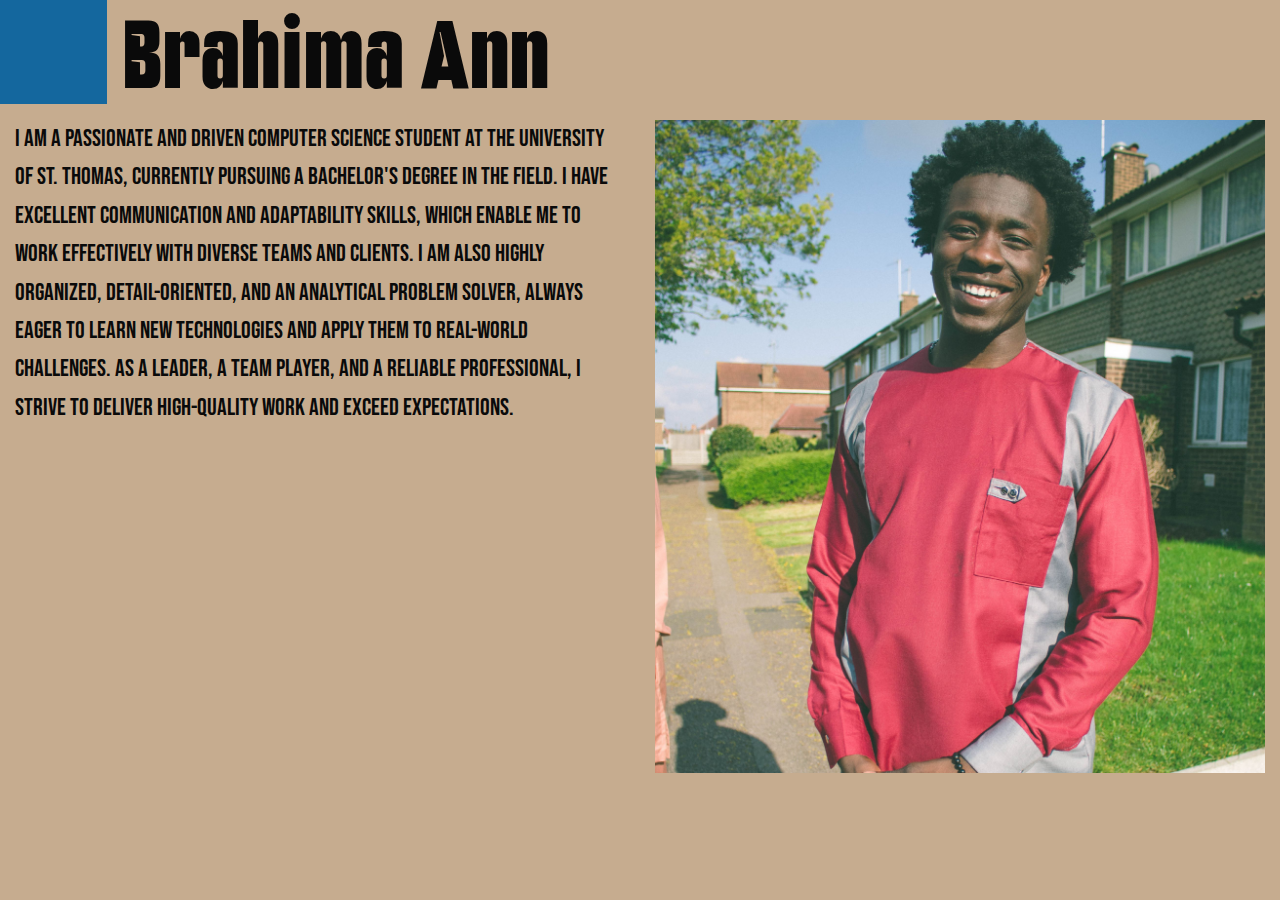
<file: index.html>
<!DOCTYPE html>
<html>

<head>
    <meta charset="utf-8">
    <meta name="viewport" content="width=device-width, initial-scale=1.0">
    <title>Brahima Ann</title>
    <link rel="stylesheet" href="css/foundation.css">
    <link rel="stylesheet" href="css/styles.css">
</head>

<body>
    <div class="off-canvas-wrapper">


        <div class="off-canvas position-left navbar" id="offCanvas" data-off-canvas>
            <ul class="vertical menu">
                <li><a href="./index.html">Home</a></li>
                <li><a href="./projects.html">Project</a></li>
                <li><a href="./resume.html">Resume</a></li>
                <li><a href="./fun.html">Fun Stuff</a></li>
                <!-- Add more menu items as needed -->
            </ul>

        </div>
        <div class="grid-x grid-padding-x header">
            <button type="button" class="cell small-1 button" data-toggle="offCanvas"></button>
            <H1 class=" cell small-11">Brahima Ann</H1>
        </div>
        <div class="grid-x grid-padding-x">
            <p class="cell small-12 medium-6">I am a passionate and driven Computer Science student at
                the University of St. Thomas, currently pursuing a bachelor's degree
                in the field. I have excellent communication and adaptability
                skills, which enable me to work effectively with diverse teams
                and clients. I am also highly organized, detail-oriented, and
                an analytical problem solver, always eager to learn new technologies
                and apply them to real-world challenges. As a leader, a team player,
                and a reliable professional, I strive to deliver high-quality work and
                exceed expectations.</p>
            <img class='pic cell small-12 medium-12 large-6' src="./hima.jpg" alt="His royal majesty">
        </div>
    </div>

    <!-- include before closing <body> tag -->
    <script src="js/vendor/jquery.js"></script>
    <script src="js/vendor/what-input.js"></script>
    <script src="js/vendor/foundation.js"></script>
    <script type="application/javascript">
        $(document).foundation();
    </script>
</body>

</html>
</file>
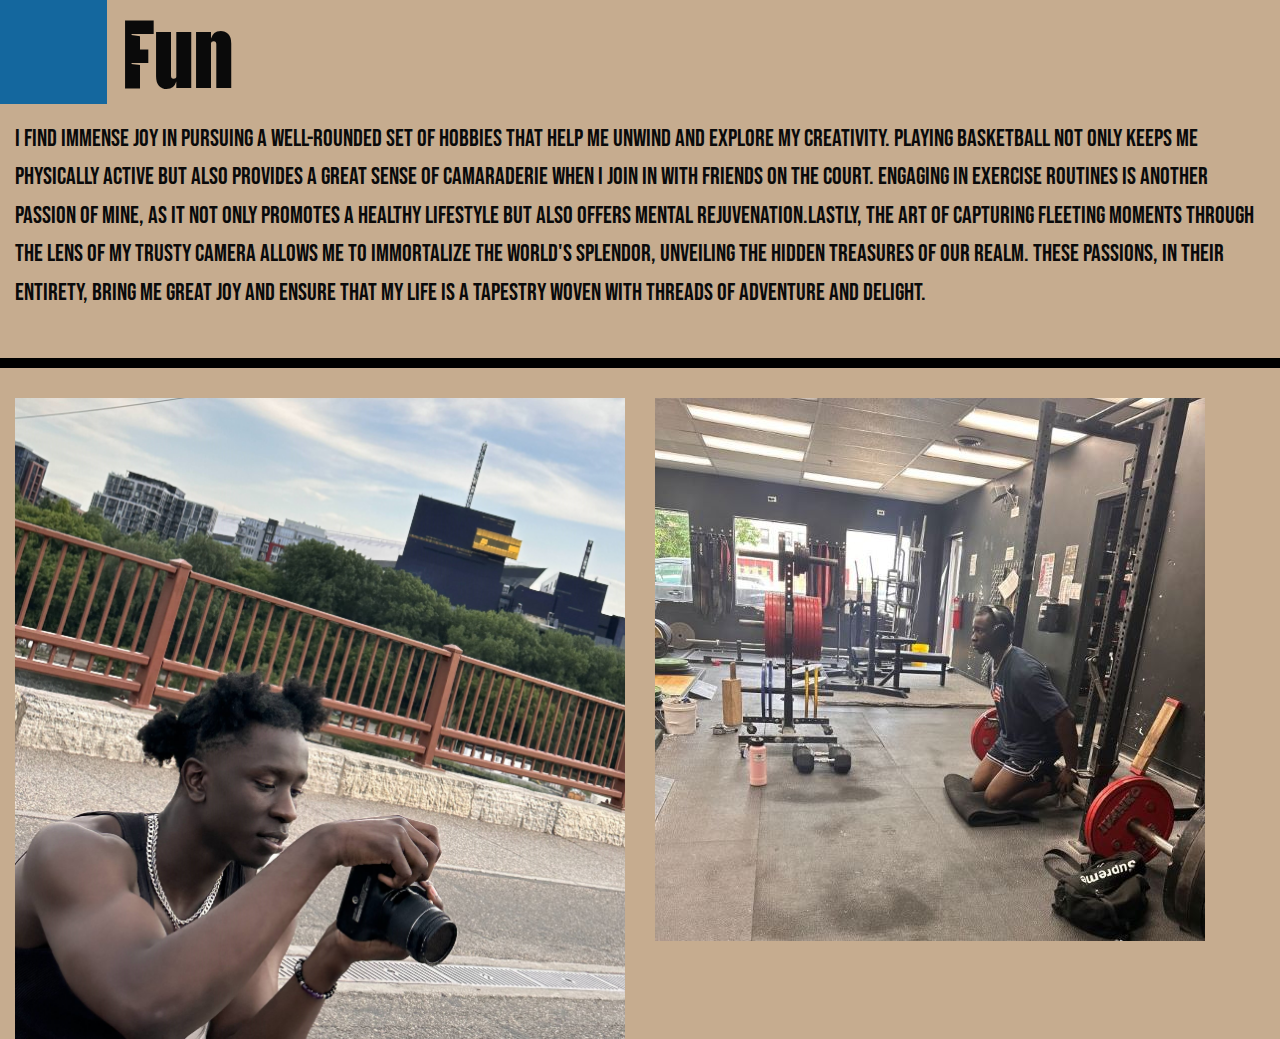
<file: fun.html>
<!DOCTYPE html>
<html>

<head>
    <meta charset="utf-8">
    <meta name="viewport" content="width=device-width, initial-scale=1.0">
    <title>Brahima Ann</title>
    <link rel="stylesheet" href="css/foundation.css">
    <link rel="stylesheet" href="css/styles.css">
</head>

<body>
    <div class="off-canvas-wrapper">


        <div class="off-canvas position-left navbar" id="offCanvas" data-off-canvas>
            <ul class="vertical menu">
                <li><a href="./index.html">Home</a></li>
                <li><a href="./projects.html">Project</a></li>
                <li><a href="./resume.html">Resume</a></li>
                <li><a href="./fun.html">Fun Stuff</a></li>
                <!-- Add more menu items as needed -->
            </ul>

        </div>
        <div class="grid-x grid-padding-x header">
            <button type="button" class="cell small-1 button" data-toggle="offCanvas"></button>
            <H1 class=" cell small-11">Fun</H1>
        </div>
        <div class="grid-x grid-padding-x">
            <p class="cell small-12 medium-12">
                I find immense joy in pursuing a well-rounded set of hobbies
                that help me unwind and explore my creativity. Playing basketball
                not only keeps me physically active but also provides a great sense
                of camaraderie when I join in with friends on the court. Engaging in
                exercise routines is another passion of mine, as it not only promotes
                a healthy lifestyle but also offers mental rejuvenation.Lastly,
                the art of capturing fleeting moments through the lens of my
                trusty camera allows me to immortalize the world's splendor,
                unveiling the hidden treasures of our realm. These passions,
                in their entirety, bring me great joy and ensure that my
                life is a tapestry woven with threads of adventure and delight.
            </p>
        </div>

        <div class="grid-x grid-padding-x" id="divider2">
            <div id='divider' class="cell small-12"></div>
        </div>

        <div class="grid-x grid-padding-x">
            <div class="cell small-6">
                <img src="IMG_9460.jpg" alt="hima cam" class="pic">
            </div>
            <div class="cell small-6">
                <img src="jim.jpg" alt="hima cam" class="pic">
            </div>
        </div>
        
        

    </div>

    <!-- include before closing <body> tag -->
    <script src="js/vendor/jquery.js"></script>
    <script src="js/vendor/what-input.js"></script>
    <script src="js/vendor/foundation.js"></script>
    <script type="application/javascript">
        $(document).foundation();
    </script>
</body>

</html>
</file>
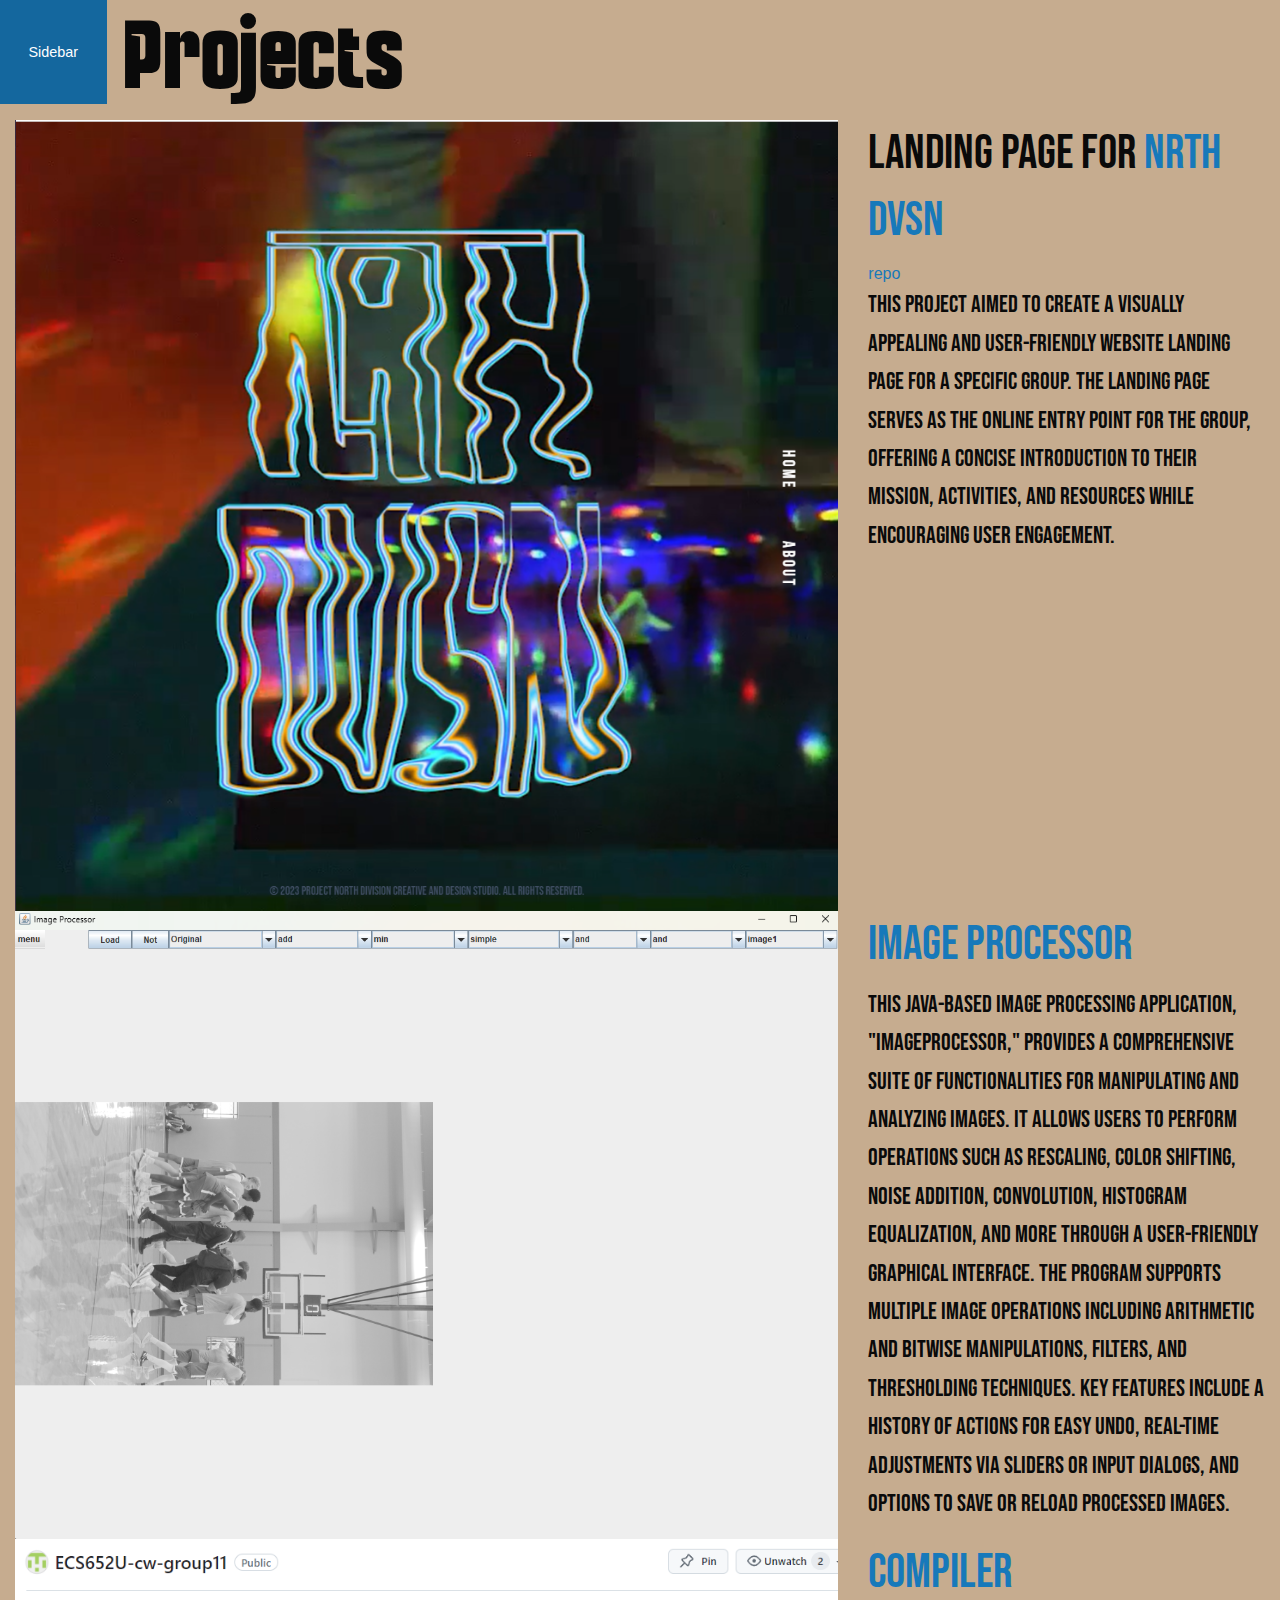
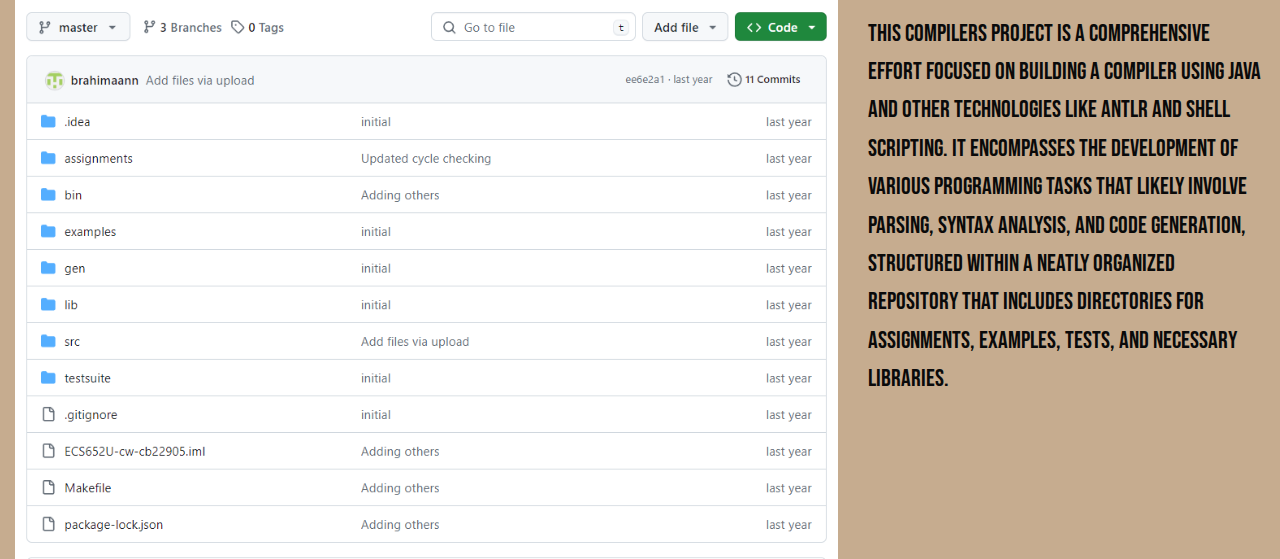
<file: projects.html>
<!DOCTYPE html>
<html>

<head>
    <meta charset="utf-8">
    <meta name="viewport" content="width=device-width, initial-scale=1.0">
    <title>Brahima Ann</title>
    <link rel="stylesheet" href="css/foundation.css">
    <link rel="stylesheet" href="css/styles.css">
</head>

<body>
    <div class="off-canvas-wrapper">


        <div class="off-canvas position-left navbar" id="offCanvas" data-off-canvas>
            <ul class="vertical menu">
                <li><a href="./index.html">Home</a></li>
                <li><a href="./projects.html">Project</a></li>
                <li><a href="./resume.html">Resume</a></li>
                <li><a href="./fun.html">Fun Stuff</a></li>
                <!-- Add more menu items as needed -->
            </ul>

        </div>
        <div class="grid-x grid-padding-x header">
            <button type="button" class="cell small-1 button" data-toggle="offCanvas">Sidebar</button>
            <H1 class=" cell small-11">Projects</H1>
        </div>
        <div class="grid-x grid-padding-x">
            <img class='cell small-12 medium-8' src="nrthdivision.png" alt="website project image">
            <div class="cell small-12 medium-4">
                <h2 class="cell small-12 medium-4">landing page for
                     <a target="_blank" href="https://brandnameann.netlify.app/">
                        NRTH DVSN
                    </a>
                </h2>
                <a target="_blank" href="https://github.com/brahimaann/nrth-app">repo</a>
                <p class="cell small-12 medium-4">this project aimed to create a visually appealing and
                     user-friendly website landing page for a specific 
                     group. The landing page serves as
                      the online entry point for the group, offering a 
                      concise introduction to their mission, activities,
                       and resources while encouraging user engagement.</p>
            </div>
        </div>
        <div class="grid-x grid-padding-x">
            <img class='cell small-12 medium-8' src="imageProcessor.png" alt="website project image">
            <div class="cell small-12 medium-4">
                <h2 class="cell small-12 medium-4"><a target="_blank" href="https://github.com/brahimaann/Imageprocessor">Image Processor</a>
                </h2>
                <p class="cell small-12 medium-4">This Java-based image processing application, "ImageProcessor," provides a 
                    comprehensive suite of functionalities for manipulating and analyzing images. It allows users to perform 
                    operations such as rescaling, color shifting, noise addition, convolution, histogram equalization, and more 
                    through a user-friendly graphical interface. The program supports multiple image operations including
                     arithmetic and bitwise manipulations, filters, and thresholding techniques. Key features include a history
                      of actions for easy undo, real-time adjustments via sliders or input dialogs, and options to save or 
                      reload processed images. </p>
            </div>
        </div>
        <div class="grid-x grid-padding-x">
            <img class='cell small-12 medium-8' src="compiler.png" alt="website project image">
            <div class="cell small-12 medium-4">
                <h2 class="cell small-12 medium-4"><a target="_blank" href="https://github.com/brahimaann/ECS652U-cw-group11">Compiler</a>
                </h2>
                
                <p class="cell small-12 medium-4">this compilers project is a comprehensive effort focused on building a 
                    compiler using Java and other technologies like ANTLR and Shell scripting. It encompasses the
                     development of various programming tasks that likely involve parsing, syntax
                      analysis, and code generation, structured within a neatly organized repository 
                      that includes directories for assignments, examples, tests, and necessary libraries.
                </p>
            </div>
        </div>

    </div>

    <!-- include before closing <body> tag -->
    <script src="js/vendor/jquery.js"></script>
    <script src="js/vendor/what-input.js"></script>
    <script src="js/vendor/foundation.js"></script>
    <script type="application/javascript">
        $(document).foundation();
    </script>
</body>

</html>
</file>
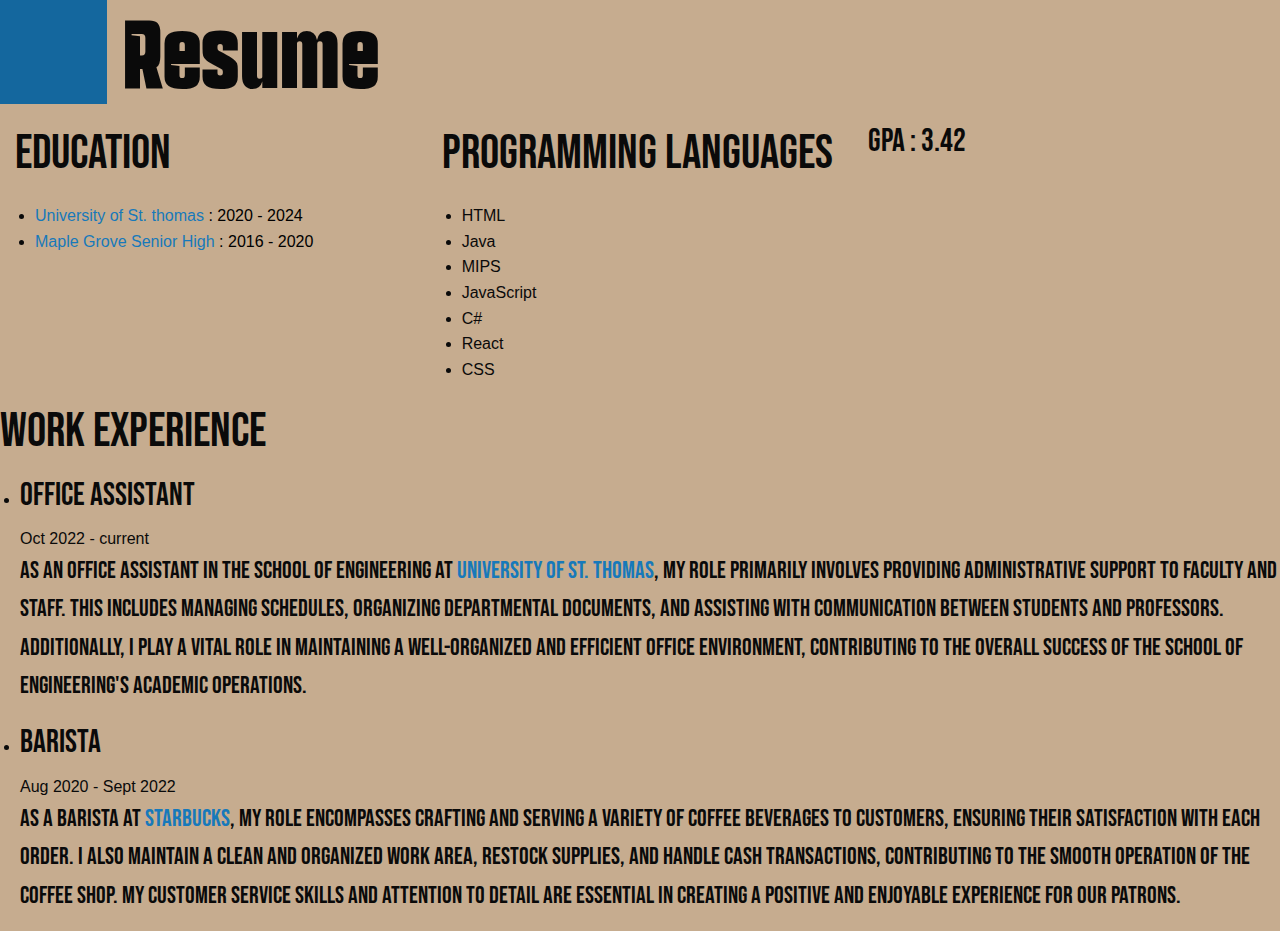
<file: resume.html>
<!DOCTYPE html>
<html>

<head>
    <meta charset="utf-8">
    <meta name="viewport" content="width=device-width, initial-scale=1.0">
    <title>Brahima Ann</title>
    <link rel="stylesheet" href="css/foundation.css">
    <link rel="stylesheet" href="css/styles.css">
</head>

<body>
    <div class="off-canvas-wrapper">


        <div class="off-canvas position-left navbar" id="offCanvas" data-off-canvas>
            <ul class="vertical menu">
                <li><a href="./index.html">Home</a></li>
                <li><a href="./projects.html">Project</a></li>
                <li><a href="./resume.html">Resume</a></li>
                <li><a href="./fun.html">Fun Stuff</a></li>
                <!-- Add more menu items as needed -->
            </ul>

        </div>
        <div class="grid-x grid-padding-x header">
            <button type="button" class="cell small-1 button" data-toggle="offCanvas"></button>
            <H1 class=" cell small-11">Resume</H1>
        </div>
        <div class="grid-x grid-padding-x">
            <div class="cell small-12   medium-4">
                <h2>Education</h2>
                <p>
                <ul>
                    <li><a href="https://www.stthomas.edu/" target="_blank">University of St. thomas</a> <a
                            style="color: black;">: 2020 - 2024</a> </li>
                    <li><a href="https://mgsh.district279.org/" target="_blank">Maple Grove Senior High</a> <a
                            style="color: black;">: 2016 - 2020</a></li>
                </ul>
                </p>
            </div>

            <div class="cell small-12   medium-4">
                <h2>Programming Languages</h2>
                <p>
                <ul>
                    <li>HTML</li>
                    <li>Java</li>
                    <li>MIPS</li>
                    <li>JavaScript</li>
                    <li>C#</li>
                    <li>React</li>
                    <li>CSS</li>
                </ul>
                </p>
            </div>
            <div class="cell small-12   medium-4">
                <h2 style="font-size: 2rem;">Gpa : 3.42</h2>
            </div>

            <div class="grid-x grid-padding-x">
                <div class="cell small-12   medium-12">
                    <h2>Work Experience</h2>
                    <ul>
                        <li>
                            <h2 style="font-size: 2rem;"> Office Assistant </h2> Oct 2022 - current<br />
                            <p>
                                As an office assistant in the School of Engineering at <a
                                    href="https://www.stthomas.edu/" target="_blank">University of St. thomas</a>, my
                                role primarily involves providing administrative support to faculty and staff. This
                                includes managing schedules, organizing departmental documents, and assisting with
                                communication between students and professors. Additionally, I play a vital role in
                                maintaining a well-organized and efficient office environment, contributing to the
                                overall success of the School of Engineering's academic operations.
                            </p>
                        </li>
                        <li>
                            <h2 style="font-size: 2rem;"> Barista </h2> Aug 2020 - Sept 2022<br />
                            <p>
                                As a barista at <a href="https://www.starbucks.com" target="_blank">Starbucks</a>, my
                                role encompasses crafting and serving a variety of coffee beverages to customers,
                                ensuring their satisfaction with each order. I also maintain a clean and organized work
                                area, restock supplies, and handle cash transactions, contributing to the smooth
                                operation of the coffee shop. My customer service skills and attention to detail are
                                essential in creating a positive and enjoyable experience for our patrons. </p>
                        </li>


                    </ul>
                </div>
            </div>
        </div>
    </div>

    <!-- include before closing <body> tag -->
    <script src="js/vendor/jquery.js"></script>
    <script src="js/vendor/what-input.js"></script>
    <script src="js/vendor/foundation.js"></script>
    <script type="application/javascript">
        $(document).foundation();
    </script>
</body>

</html>
</file>
<file: css/styles.css>
@font-face {
    font-family: 'Bebas Neue'; /* Name the font family (you can choose any name) */
    src: url('../fonts/BebasNeue-Regular.ttf') format('truetype'); /* Specify the path to the font file */
  }
  @font-face {
    font-family: 'Nortune'; /* Name the font family (you can choose any name) */
    src: url('../fonts/Nortune-Black.ttf') format('truetype'); /* Specify the path to the font file */
  }
.navbar a {
    display: block; /* Set anchor elements as block-level elements */
    transform: rotate(-90deg); /* Rotate the text 90 degrees counterclockwise */
    transform-origin: center; /* Set the rotation origin to the right center */
  margin-left: -20px; /* Adjust for the rotated text to prevent overlap */
   /* padding: 20px; /* Add some spacing between items for better readability */
  
  }
.navbar li {
    display: block; /* Set list items as block-level elements */
    text-align: center; /* Align text in the center of the list items */
    padding: 50px; /* Add some spacing between items for better readability */
    white-space: nowrap; /* Prevent text from wrapping */
  }
.navbar{
    overflow-x: hidden;
}
#offCanvas {
    max-width: 75px;
}

.header H1{
    font-family: 'Nortune', sans-serif;
    font-size: 5rem;
}
body p{
    font-family: "Bebas Neue", sans-serif;
    font-size: 1.5rem
}

body{
  background-color: #C6AC8F; /* Add a light gray background color */
}

.header{
  background-color: #C6AC8F !important;
}

h2{
  font-size: 3rem;
  font-family: "Bebas Neue", sans-serif;
}

#divider{
  border: black solid 5px;
}
#divider2{
  padding-top: 30px;
  padding-bottom: 30px;
}

.pic{
  max-width: 100%;
  height: auto;
  width: auto;
  margin: 0 auto;
  text-align: center;
}
</file>
